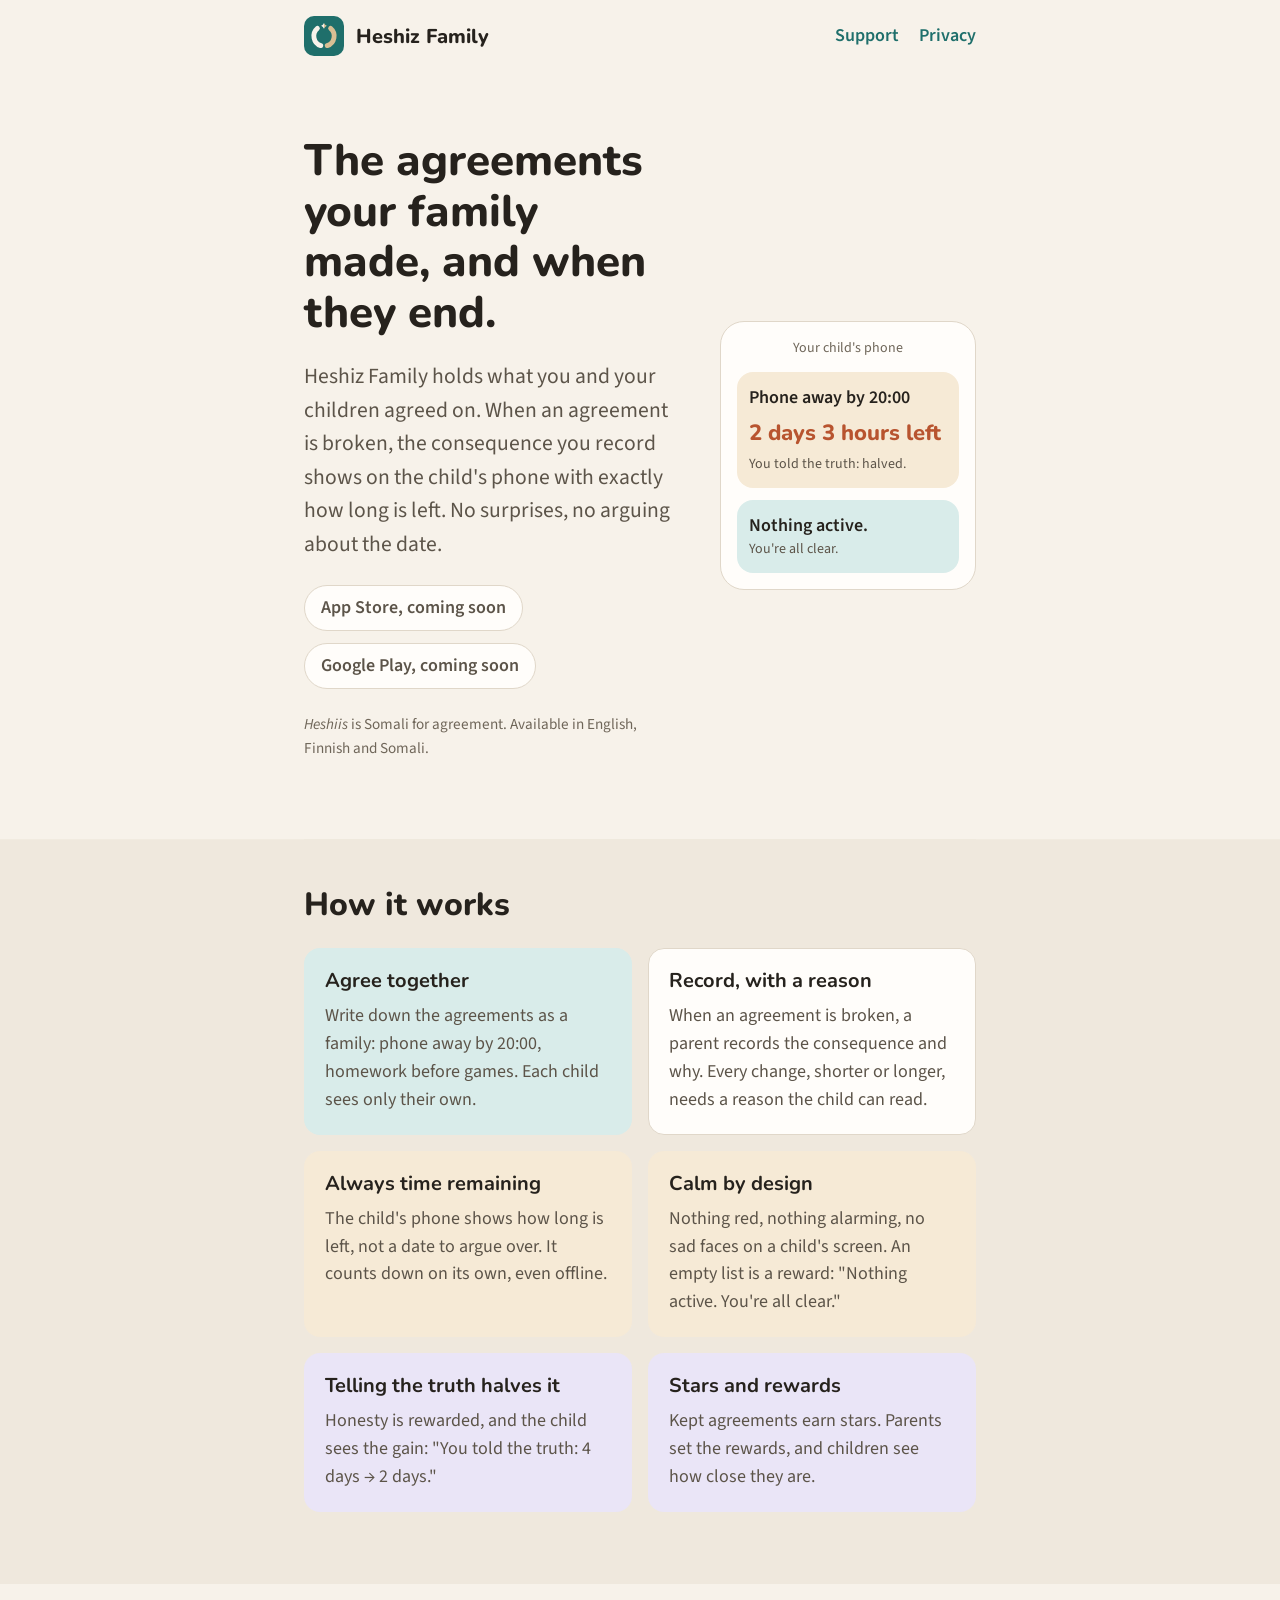
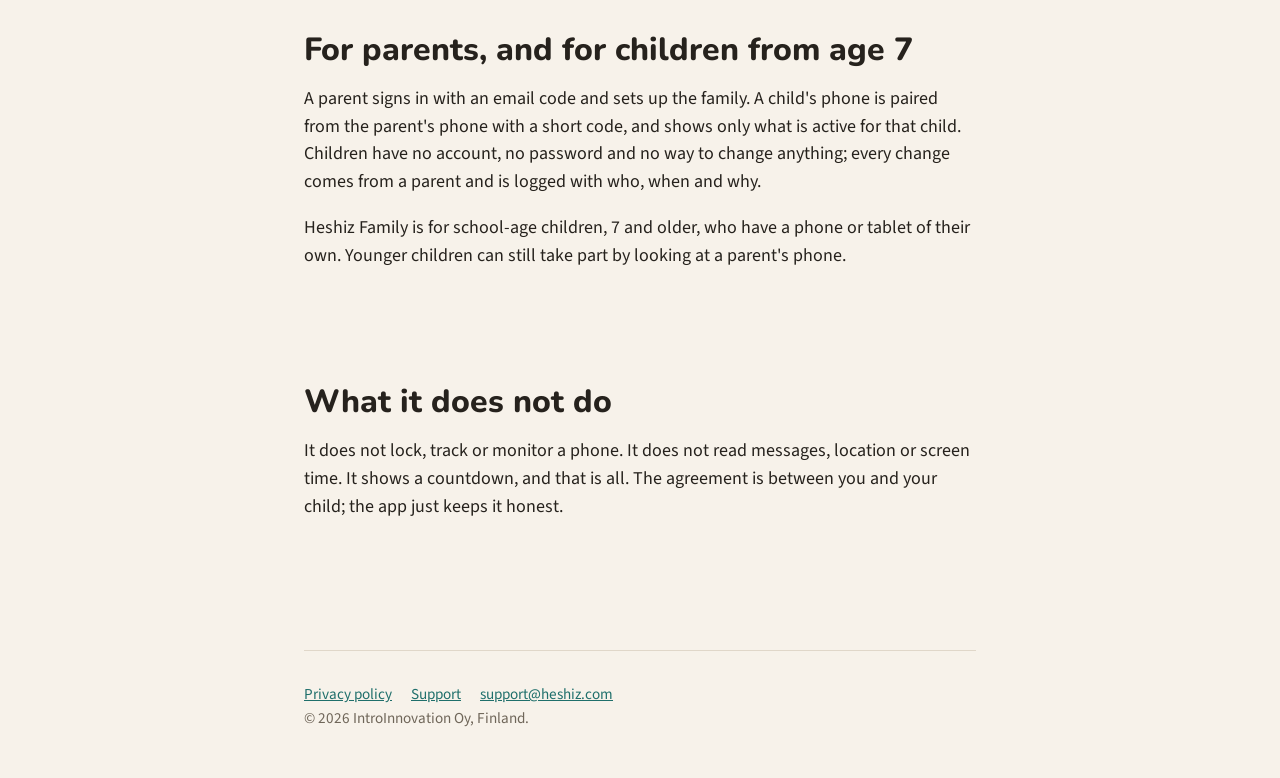
<file: index.html>
<!doctype html>
<html lang="en">
<head>
  <meta charset="utf-8">
  <meta name="viewport" content="width=device-width, initial-scale=1">
  <title>Heshiz Family</title>
  <meta name="description" content="Heshiz Family holds the agreements your family made, what is active for each child, and when it ends. Calm, fair and predictable.">
  <link rel="icon" href="icon.svg" type="image/svg+xml">
  <link rel="apple-touch-icon" href="icon.png">
  <link rel="preconnect" href="https://fonts.googleapis.com">
  <link rel="preconnect" href="https://fonts.gstatic.com" crossorigin>
  <link rel="stylesheet" href="https://fonts.googleapis.com/css2?family=Nunito:wght@700;800&family=Source+Sans+3:wght@400;600;700&display=swap">
  <link rel="stylesheet" href="style.css">
</head>
<body>
<div class="wrap">
  <header class="site">
    <a class="logo" href="/"><img src="icon.svg" alt="" width="40" height="40">Heshiz Family</a>
    <nav>
      <a href="support.html">Support</a>
      <a href="privacy.html">Privacy</a>
    </nav>
  </header>

  <main>
  <section class="hero">
    <div>
      <h1>The agreements your family made, and when they end.</h1>
      <p class="lead">Heshiz Family holds what you and your children agreed on. When an agreement is broken, the consequence you record shows on the child's phone with exactly how long is left. No surprises, no arguing about the date.</p>
      <div class="stores">
        <span class="soon">App Store, coming soon</span>
        <span class="soon">Google Play, coming soon</span>
      </div>
      <p class="meta"><em lang="so">Heshiis</em> is Somali for agreement. Available in English, Finnish and Somali.</p>
    </div>
    <div class="phone" aria-hidden="true">
      <p class="phone-name">Your child's phone</p>
      <div class="tile">
        <p class="tile-title">Phone away by 20:00</p>
        <p class="countdown">2 days 3 hours left</p>
        <p class="tile-note">You told the truth: halved.</p>
      </div>
      <div class="tile empty">
        <p class="tile-title">Nothing active.</p>
        <p class="tile-note">You're all clear.</p>
      </div>
    </div>
  </section>

  <section class="band">
    <h2>How it works</h2>
    <div class="cards">
      <div class="card brand">
        <h3>Agree together</h3>
        <p>Write down the agreements as a family: phone away by 20:00, homework before games. Each child sees only their own.</p>
      </div>
      <div class="card">
        <h3>Record, with a reason</h3>
        <p>When an agreement is broken, a parent records the consequence and why. Every change, shorter or longer, needs a reason the child can read.</p>
      </div>
      <div class="card sand">
        <h3>Always time remaining</h3>
        <p>The child's phone shows how long is left, not a date to argue over. It counts down on its own, even offline.</p>
      </div>
      <div class="card sand">
        <h3>Calm by design</h3>
        <p>Nothing red, nothing alarming, no sad faces on a child's screen. An empty list is a reward: "Nothing active. You're all clear."</p>
      </div>
      <div class="card lavender">
        <h3>Telling the truth halves it</h3>
        <p>Honesty is rewarded, and the child sees the gain: "You told the truth: 4 days &rarr; 2 days."</p>
      </div>
      <div class="card lavender">
        <h3>Stars and rewards</h3>
        <p>Kept agreements earn stars. Parents set the rewards, and children see how close they are.</p>
      </div>
    </div>
  </section>

  <section>
    <h2>For parents, and for children from age 7</h2>
    <p>A parent signs in with an email code and sets up the family. A child's phone is paired from the parent's phone with a short code, and shows only what is active for that child. Children have no account, no password and no way to change anything; every change comes from a parent and is logged with who, when and why.</p>
    <p>Heshiz Family is for school-age children, 7 and older, who have a phone or tablet of their own. Younger children can still take part by looking at a parent's phone.</p>
  </section>

  <section>
    <h2>What it does not do</h2>
    <p>It does not lock, track or monitor a phone. It does not read messages, location or screen time. It shows a countdown, and that is all. The agreement is between you and your child; the app just keeps it honest.</p>
  </section>
  </main>

  <footer class="site">
    <a href="privacy.html">Privacy policy</a>
    <a href="support.html">Support</a>
    <a href="mailto:support@heshiz.com">support@heshiz.com</a>
    <p>&copy; 2026 IntroInnovation Oy, Finland.</p>
  </footer>
</div>
</body>
</html>
</file>
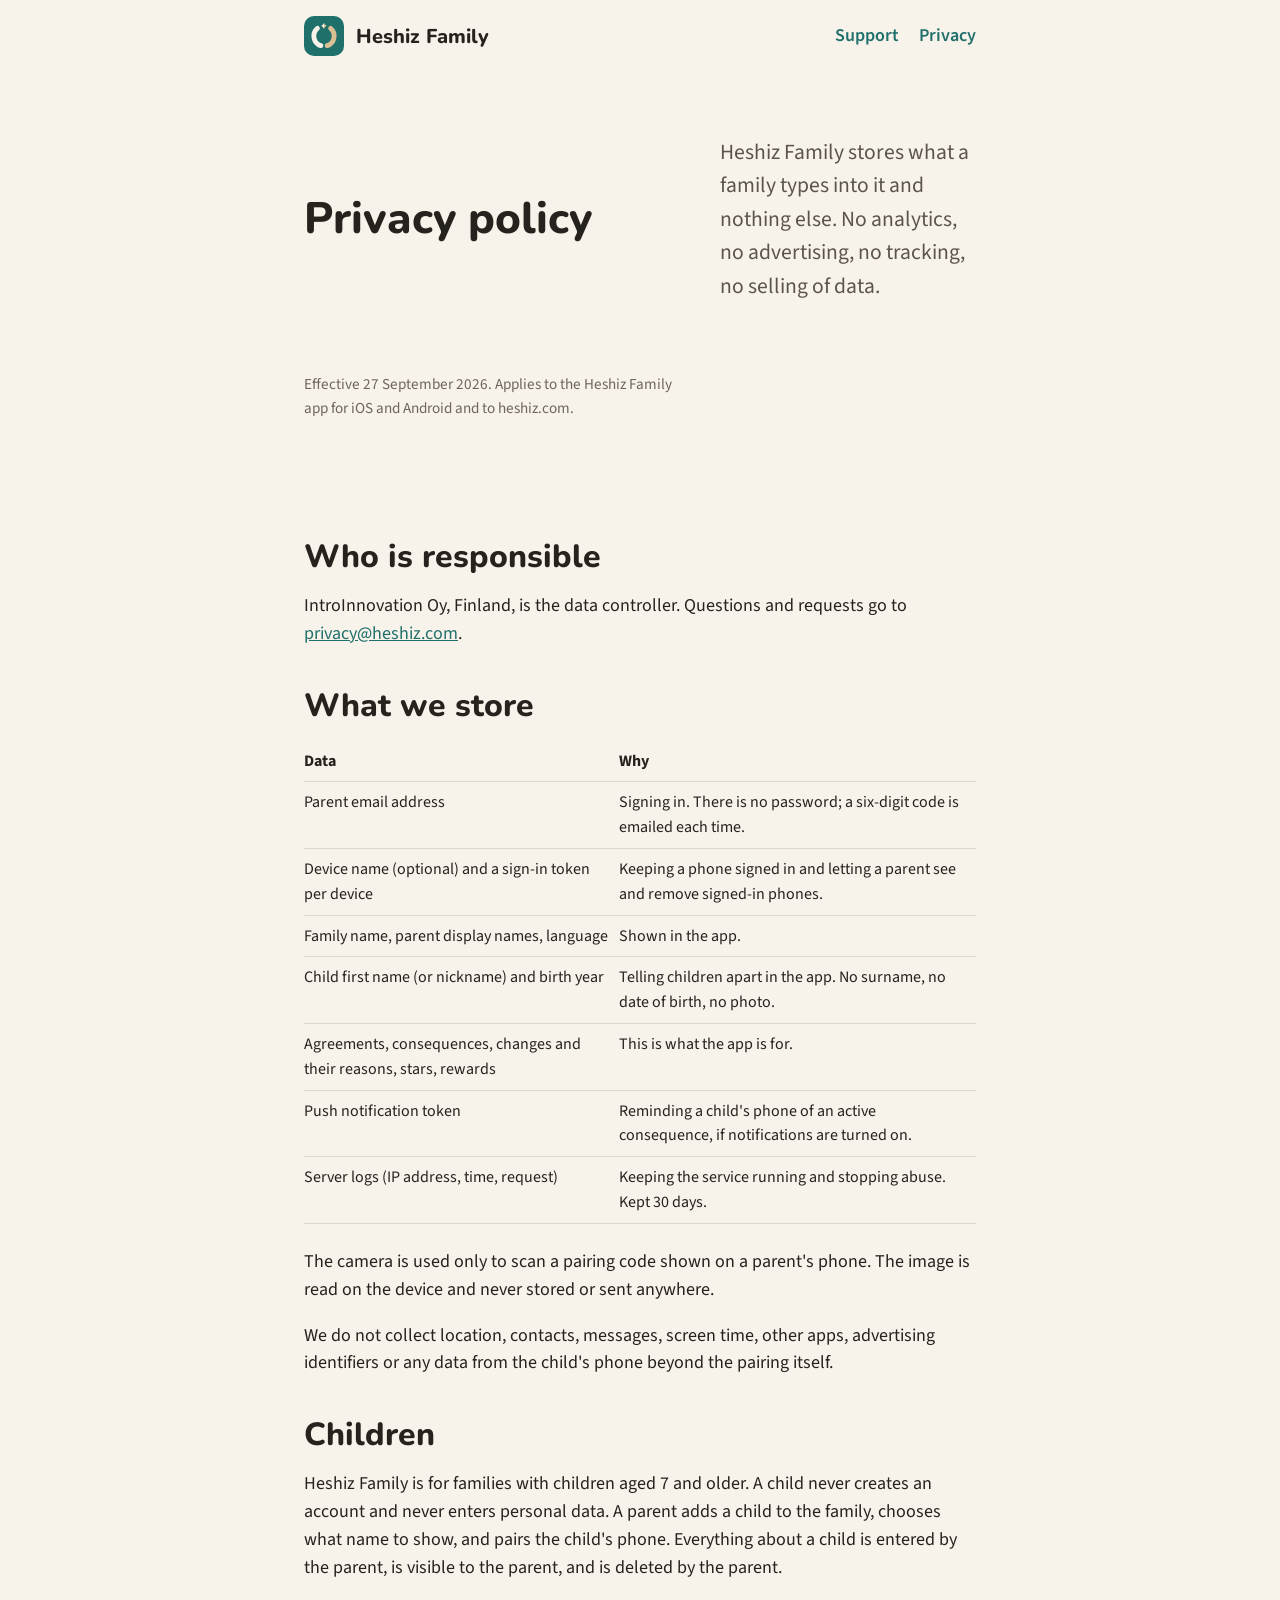
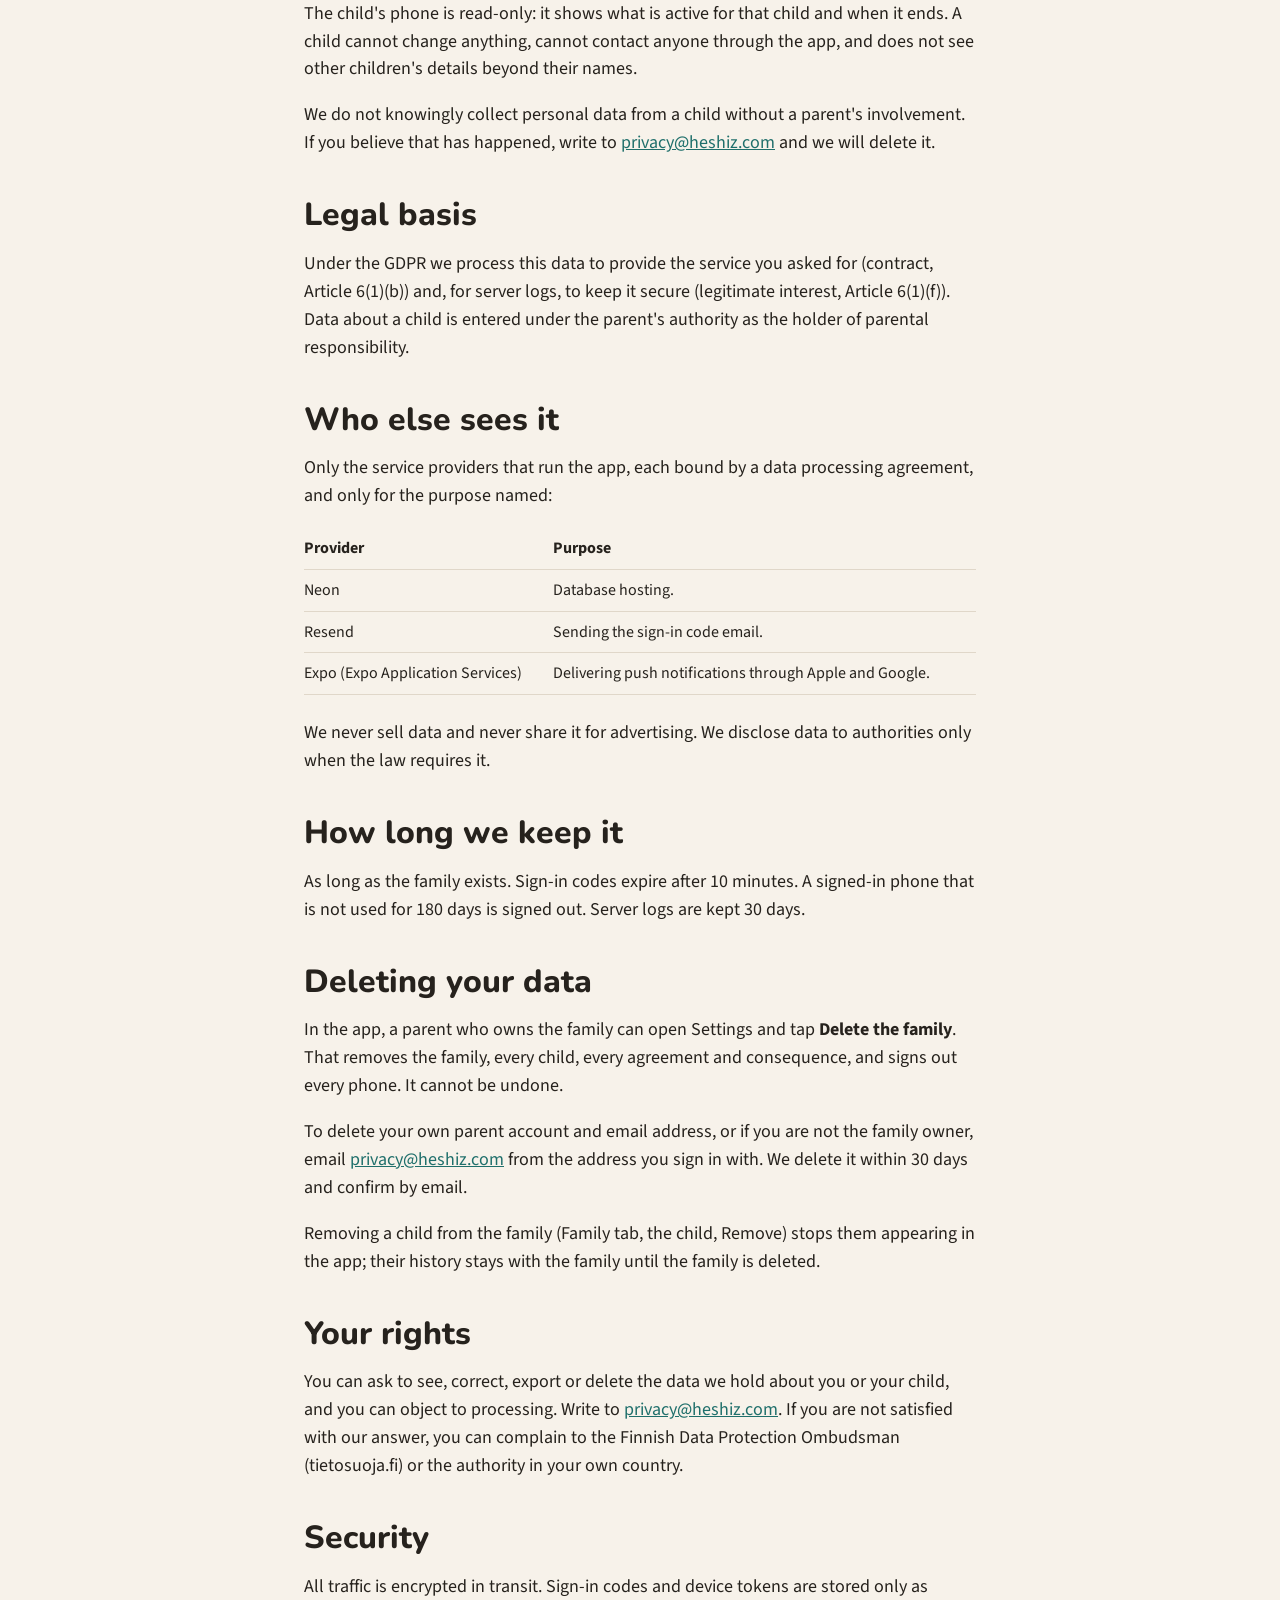
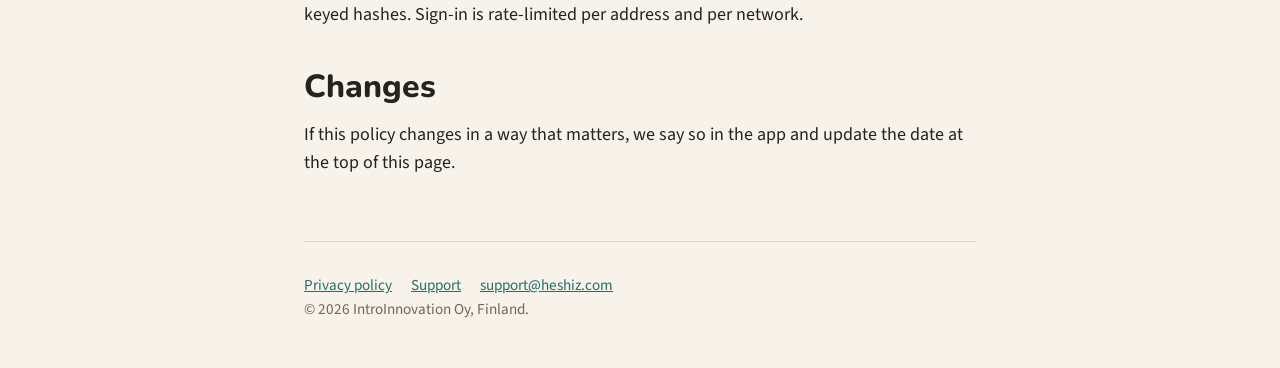
<file: privacy.html>
<!doctype html>
<html lang="en">
<head>
  <meta charset="utf-8">
  <meta name="viewport" content="width=device-width, initial-scale=1">
  <title>Privacy policy, Heshiz Family</title>
  <meta name="description" content="What Heshiz Family stores, why, for how long, and how to delete it.">
  <link rel="icon" href="icon.svg" type="image/svg+xml">
  <link rel="apple-touch-icon" href="icon.png">
  <link rel="preconnect" href="https://fonts.googleapis.com">
  <link rel="preconnect" href="https://fonts.gstatic.com" crossorigin>
  <link rel="stylesheet" href="https://fonts.googleapis.com/css2?family=Nunito:wght@700;800&family=Source+Sans+3:wght@400;600;700&display=swap">
  <link rel="stylesheet" href="style.css">
</head>
<body>
<div class="wrap">
  <header class="site">
    <a class="logo" href="/"><img src="icon.svg" alt="" width="40" height="40">Heshiz Family</a>
    <nav>
      <a href="support.html">Support</a>
      <a href="privacy.html">Privacy</a>
    </nav>
  </header>

  <main>

  <section class="hero">
    <h1>Privacy policy</h1>
    <p class="lead">Heshiz Family stores what a family types into it and nothing else. No analytics, no advertising, no tracking, no selling of data.</p>
    <p class="meta">Effective 27 September 2026. Applies to the Heshiz Family app for iOS and Android and to heshiz.com.</p>
  </section>

  <h2>Who is responsible</h2>
  <p>IntroInnovation Oy, Finland, is the data controller. Questions and requests go to <a href="mailto:privacy@heshiz.com">privacy@heshiz.com</a>.</p>

  <h2>What we store</h2>
  <table>
    <tr><th>Data</th><th>Why</th></tr>
    <tr><td>Parent email address</td><td>Signing in. There is no password; a six-digit code is emailed each time.</td></tr>
    <tr><td>Device name (optional) and a sign-in token per device</td><td>Keeping a phone signed in and letting a parent see and remove signed-in phones.</td></tr>
    <tr><td>Family name, parent display names, language</td><td>Shown in the app.</td></tr>
    <tr><td>Child first name (or nickname) and birth year</td><td>Telling children apart in the app. No surname, no date of birth, no photo.</td></tr>
    <tr><td>Agreements, consequences, changes and their reasons, stars, rewards</td><td>This is what the app is for.</td></tr>
    <tr><td>Push notification token</td><td>Reminding a child's phone of an active consequence, if notifications are turned on.</td></tr>
    <tr><td>Server logs (IP address, time, request)</td><td>Keeping the service running and stopping abuse. Kept 30 days.</td></tr>
  </table>
  <p>The camera is used only to scan a pairing code shown on a parent's phone. The image is read on the device and never stored or sent anywhere.</p>
  <p>We do not collect location, contacts, messages, screen time, other apps, advertising identifiers or any data from the child's phone beyond the pairing itself.</p>

  <h2>Children</h2>
  <p>Heshiz Family is for families with children aged 7 and older. A child never creates an account and never enters personal data. A parent adds a child to the family, chooses what name to show, and pairs the child's phone. Everything about a child is entered by the parent, is visible to the parent, and is deleted by the parent.</p>
  <p>The child's phone is read-only: it shows what is active for that child and when it ends. A child cannot change anything, cannot contact anyone through the app, and does not see other children's details beyond their names.</p>
  <p>We do not knowingly collect personal data from a child without a parent's involvement. If you believe that has happened, write to <a href="mailto:privacy@heshiz.com">privacy@heshiz.com</a> and we will delete it.</p>

  <h2>Legal basis</h2>
  <p>Under the GDPR we process this data to provide the service you asked for (contract, Article 6(1)(b)) and, for server logs, to keep it secure (legitimate interest, Article 6(1)(f)). Data about a child is entered under the parent's authority as the holder of parental responsibility.</p>

  <h2>Who else sees it</h2>
  <p>Only the service providers that run the app, each bound by a data processing agreement, and only for the purpose named:</p>
  <table>
    <tr><th>Provider</th><th>Purpose</th></tr>
    <tr><td>Neon</td><td>Database hosting.</td></tr>
    <tr><td>Resend</td><td>Sending the sign-in code email.</td></tr>
    <tr><td>Expo (Expo Application Services)</td><td>Delivering push notifications through Apple and Google.</td></tr>
  </table>
  <p>We never sell data and never share it for advertising. We disclose data to authorities only when the law requires it.</p>

  <h2>How long we keep it</h2>
  <p>As long as the family exists. Sign-in codes expire after 10 minutes. A signed-in phone that is not used for 180 days is signed out. Server logs are kept 30 days.</p>

  <h2>Deleting your data</h2>
  <p>In the app, a parent who owns the family can open Settings and tap <strong>Delete the family</strong>. That removes the family, every child, every agreement and consequence, and signs out every phone. It cannot be undone.</p>
  <p>To delete your own parent account and email address, or if you are not the family owner, email <a href="mailto:privacy@heshiz.com">privacy@heshiz.com</a> from the address you sign in with. We delete it within 30 days and confirm by email.</p>
  <p>Removing a child from the family (Family tab, the child, Remove) stops them appearing in the app; their history stays with the family until the family is deleted.</p>

  <h2>Your rights</h2>
  <p>You can ask to see, correct, export or delete the data we hold about you or your child, and you can object to processing. Write to <a href="mailto:privacy@heshiz.com">privacy@heshiz.com</a>. If you are not satisfied with our answer, you can complain to the Finnish Data Protection Ombudsman (tietosuoja.fi) or the authority in your own country.</p>

  <h2>Security</h2>
  <p>All traffic is encrypted in transit. Sign-in codes and device tokens are stored only as keyed hashes. Sign-in is rate-limited per address and per network.</p>

  <h2>Changes</h2>
  <p>If this policy changes in a way that matters, we say so in the app and update the date at the top of this page.</p>

  </main>

  <footer class="site">
    <a href="privacy.html">Privacy policy</a>
    <a href="support.html">Support</a>
    <a href="mailto:support@heshiz.com">support@heshiz.com</a>
    <p>&copy; 2026 IntroInnovation Oy, Finland.</p>
  </footer>
</div>
</body>
</html>
</file>
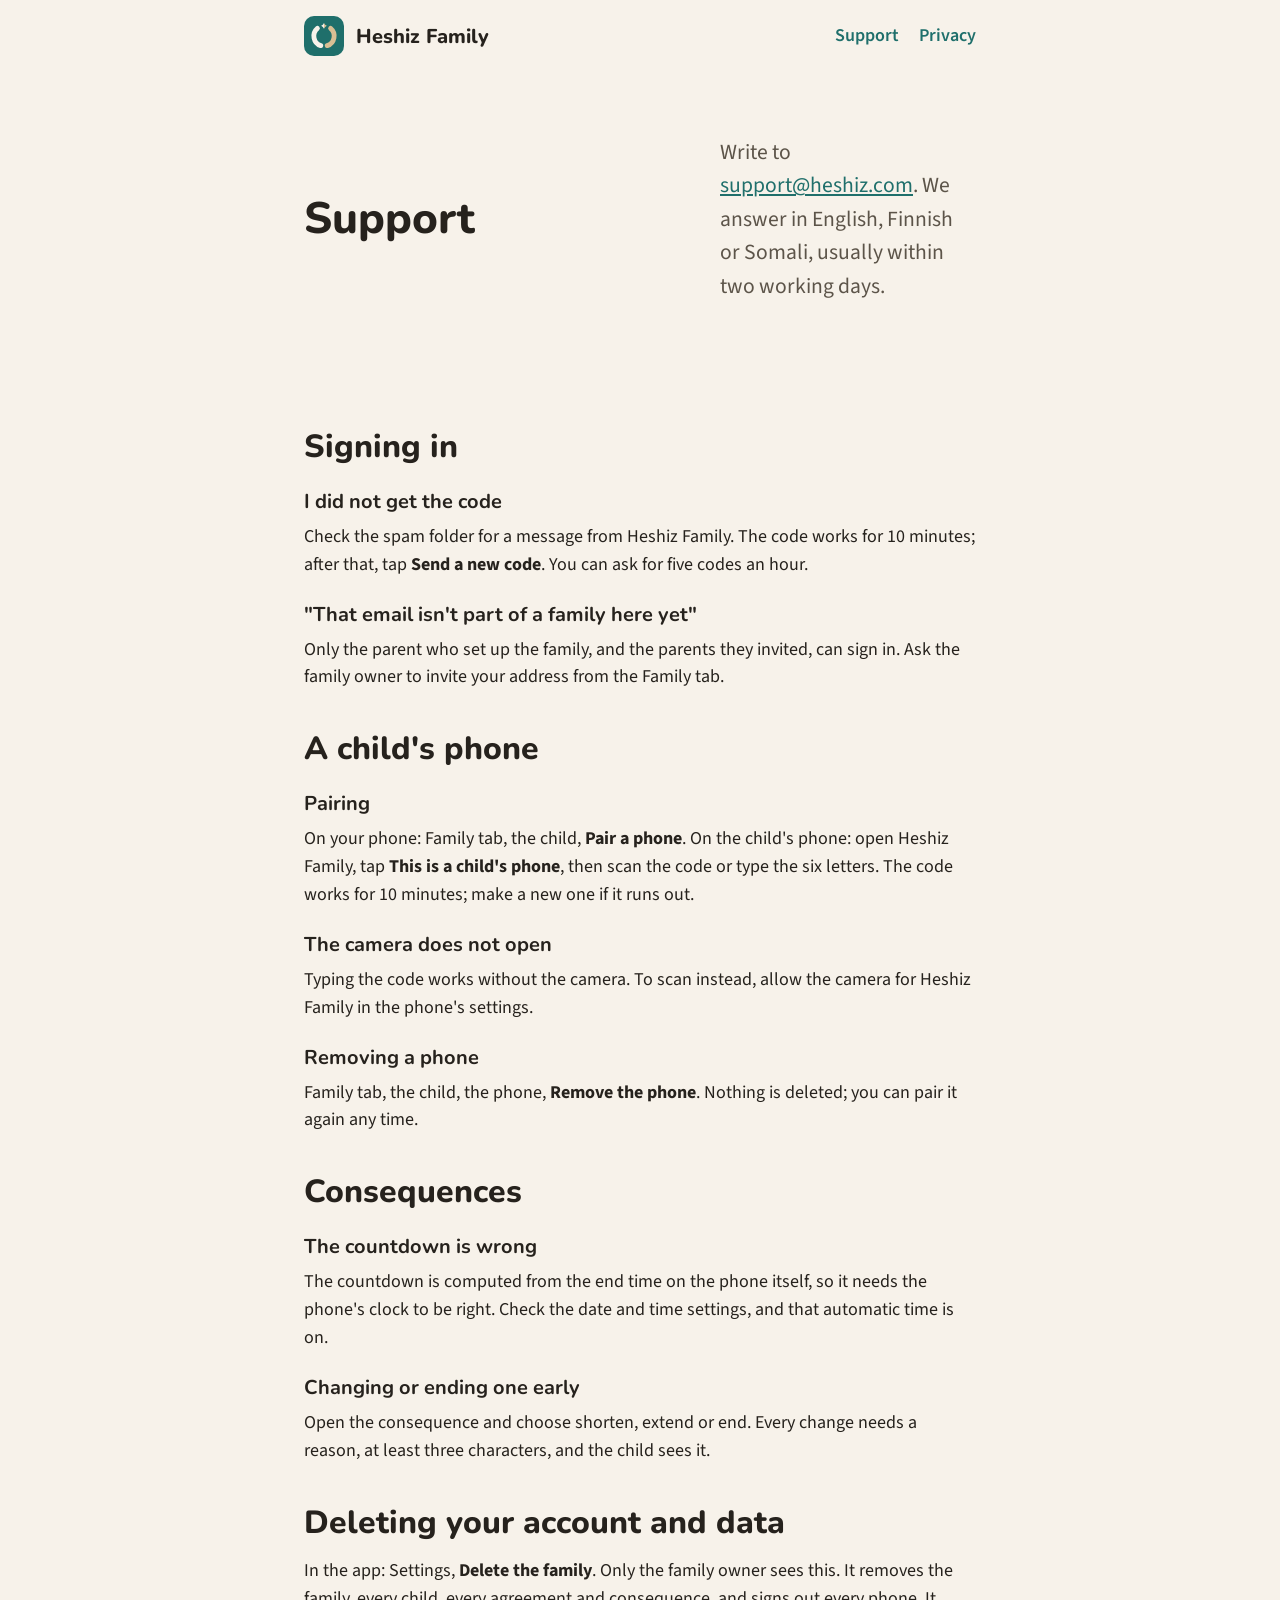
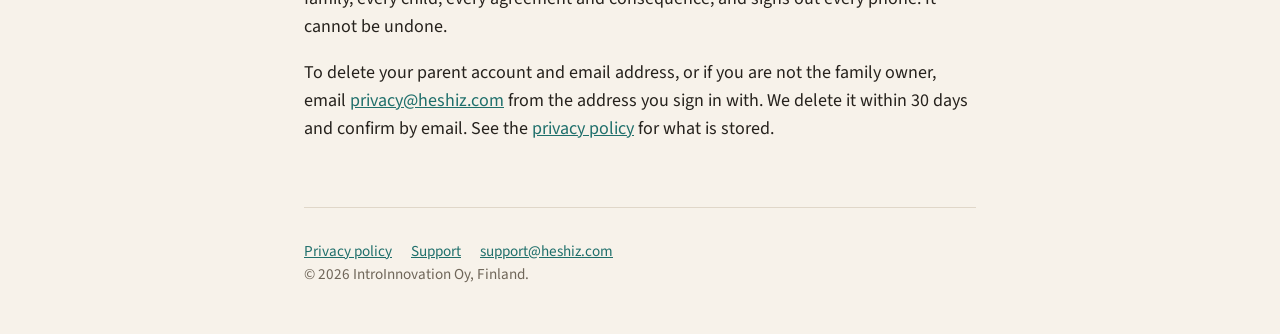
<file: support.html>
<!doctype html>
<html lang="en">
<head>
  <meta charset="utf-8">
  <meta name="viewport" content="width=device-width, initial-scale=1">
  <title>Support, Heshiz Family</title>
  <meta name="description" content="Help with signing in, pairing a child's phone, and deleting your Heshiz Family account.">
  <link rel="icon" href="icon.svg" type="image/svg+xml">
  <link rel="apple-touch-icon" href="icon.png">
  <link rel="preconnect" href="https://fonts.googleapis.com">
  <link rel="preconnect" href="https://fonts.gstatic.com" crossorigin>
  <link rel="stylesheet" href="https://fonts.googleapis.com/css2?family=Nunito:wght@700;800&family=Source+Sans+3:wght@400;600;700&display=swap">
  <link rel="stylesheet" href="style.css">
</head>
<body>
<div class="wrap">
  <header class="site">
    <a class="logo" href="/"><img src="icon.svg" alt="" width="40" height="40">Heshiz Family</a>
    <nav>
      <a href="support.html">Support</a>
      <a href="privacy.html">Privacy</a>
    </nav>
  </header>

  <main>

  <section class="hero">
    <h1>Support</h1>
    <p class="lead">Write to <a href="mailto:support@heshiz.com">support@heshiz.com</a>. We answer in English, Finnish or Somali, usually within two working days.</p>
  </section>

  <h2>Signing in</h2>
  <h3>I did not get the code</h3>
  <p>Check the spam folder for a message from Heshiz Family. The code works for 10 minutes; after that, tap <strong>Send a new code</strong>. You can ask for five codes an hour.</p>
  <h3>"That email isn't part of a family here yet"</h3>
  <p>Only the parent who set up the family, and the parents they invited, can sign in. Ask the family owner to invite your address from the Family tab.</p>

  <h2>A child's phone</h2>
  <h3>Pairing</h3>
  <p>On your phone: Family tab, the child, <strong>Pair a phone</strong>. On the child's phone: open Heshiz Family, tap <strong>This is a child's phone</strong>, then scan the code or type the six letters. The code works for 10 minutes; make a new one if it runs out.</p>
  <h3>The camera does not open</h3>
  <p>Typing the code works without the camera. To scan instead, allow the camera for Heshiz Family in the phone's settings.</p>
  <h3>Removing a phone</h3>
  <p>Family tab, the child, the phone, <strong>Remove the phone</strong>. Nothing is deleted; you can pair it again any time.</p>

  <h2>Consequences</h2>
  <h3>The countdown is wrong</h3>
  <p>The countdown is computed from the end time on the phone itself, so it needs the phone's clock to be right. Check the date and time settings, and that automatic time is on.</p>
  <h3>Changing or ending one early</h3>
  <p>Open the consequence and choose shorten, extend or end. Every change needs a reason, at least three characters, and the child sees it.</p>

  <h2>Deleting your account and data</h2>
  <p>In the app: Settings, <strong>Delete the family</strong>. Only the family owner sees this. It removes the family, every child, every agreement and consequence, and signs out every phone. It cannot be undone.</p>
  <p>To delete your parent account and email address, or if you are not the family owner, email <a href="mailto:privacy@heshiz.com">privacy@heshiz.com</a> from the address you sign in with. We delete it within 30 days and confirm by email. See the <a href="privacy.html">privacy policy</a> for what is stored.</p>

  </main>

  <footer class="site">
    <a href="privacy.html">Privacy policy</a>
    <a href="support.html">Support</a>
    <a href="mailto:support@heshiz.com">support@heshiz.com</a>
    <p>&copy; 2026 IntroInnovation Oy, Finland.</p>
  </footer>
</div>
</body>
</html>
</file>
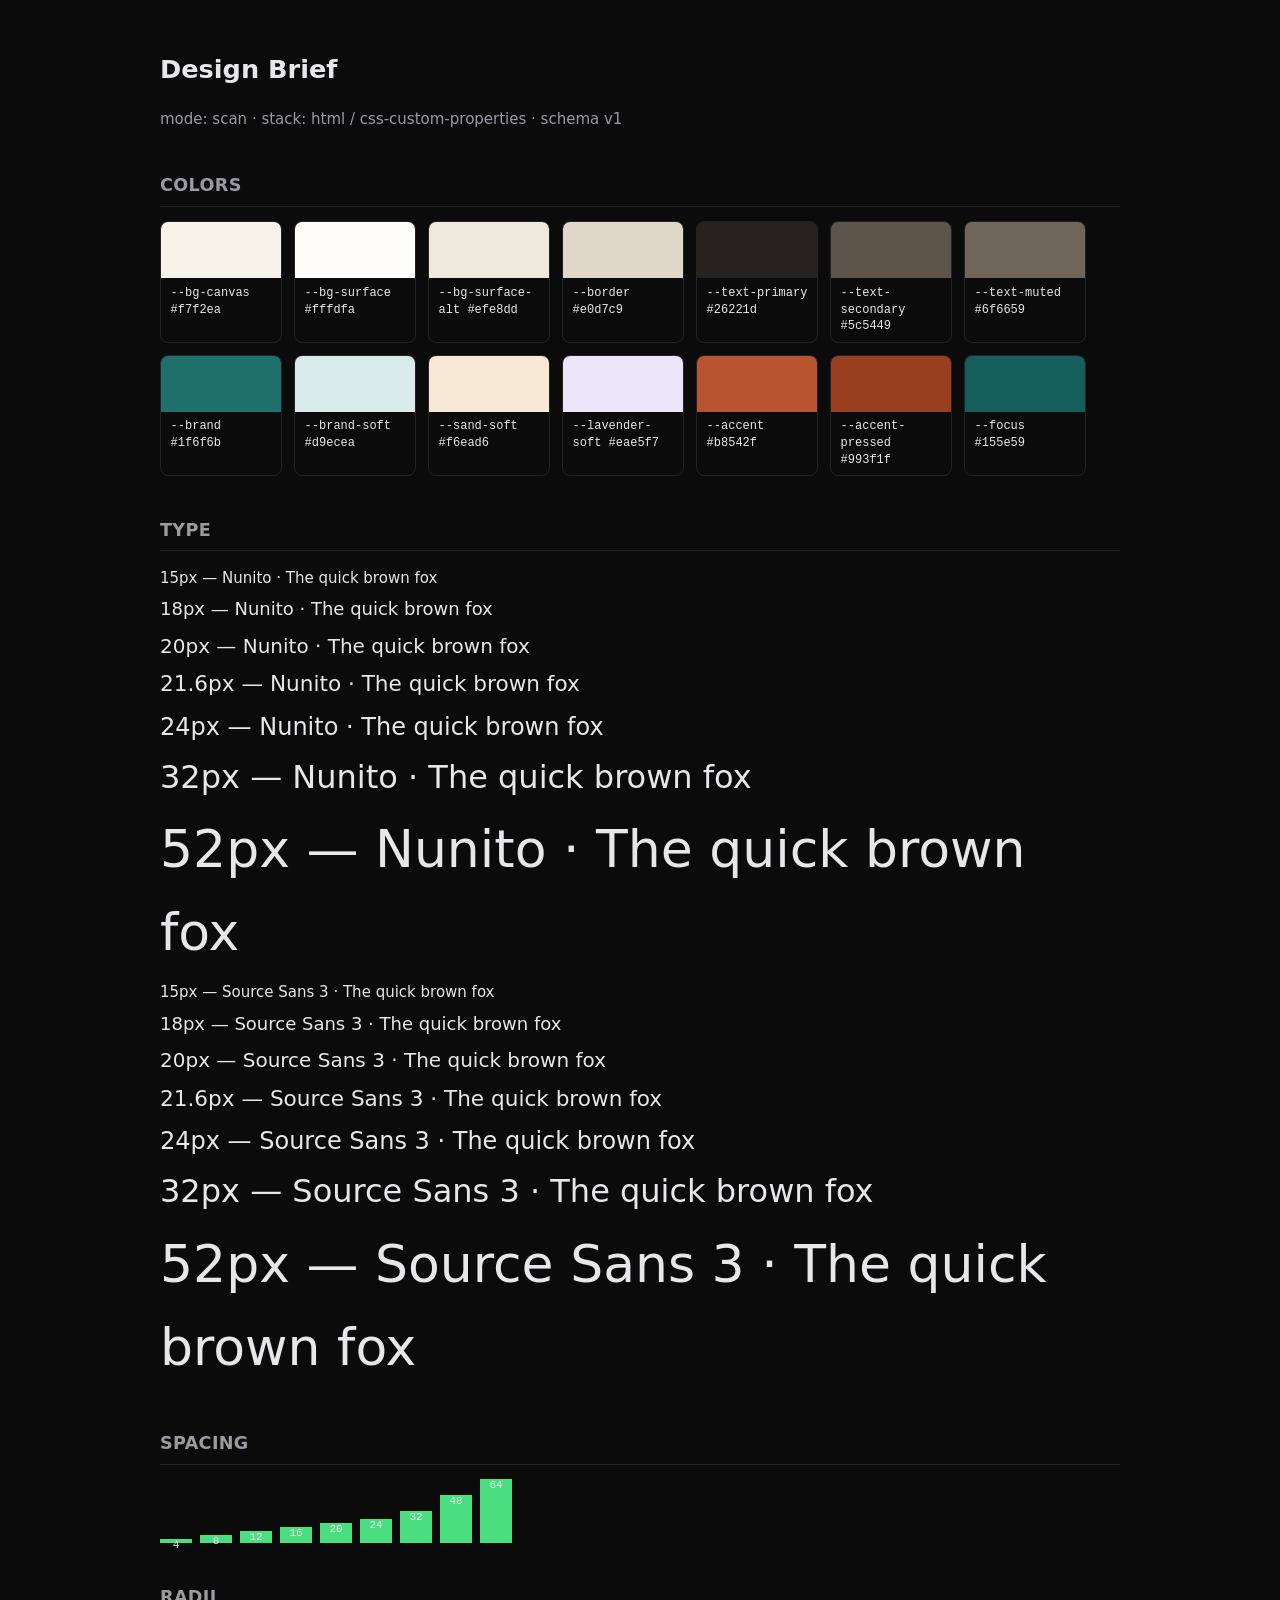
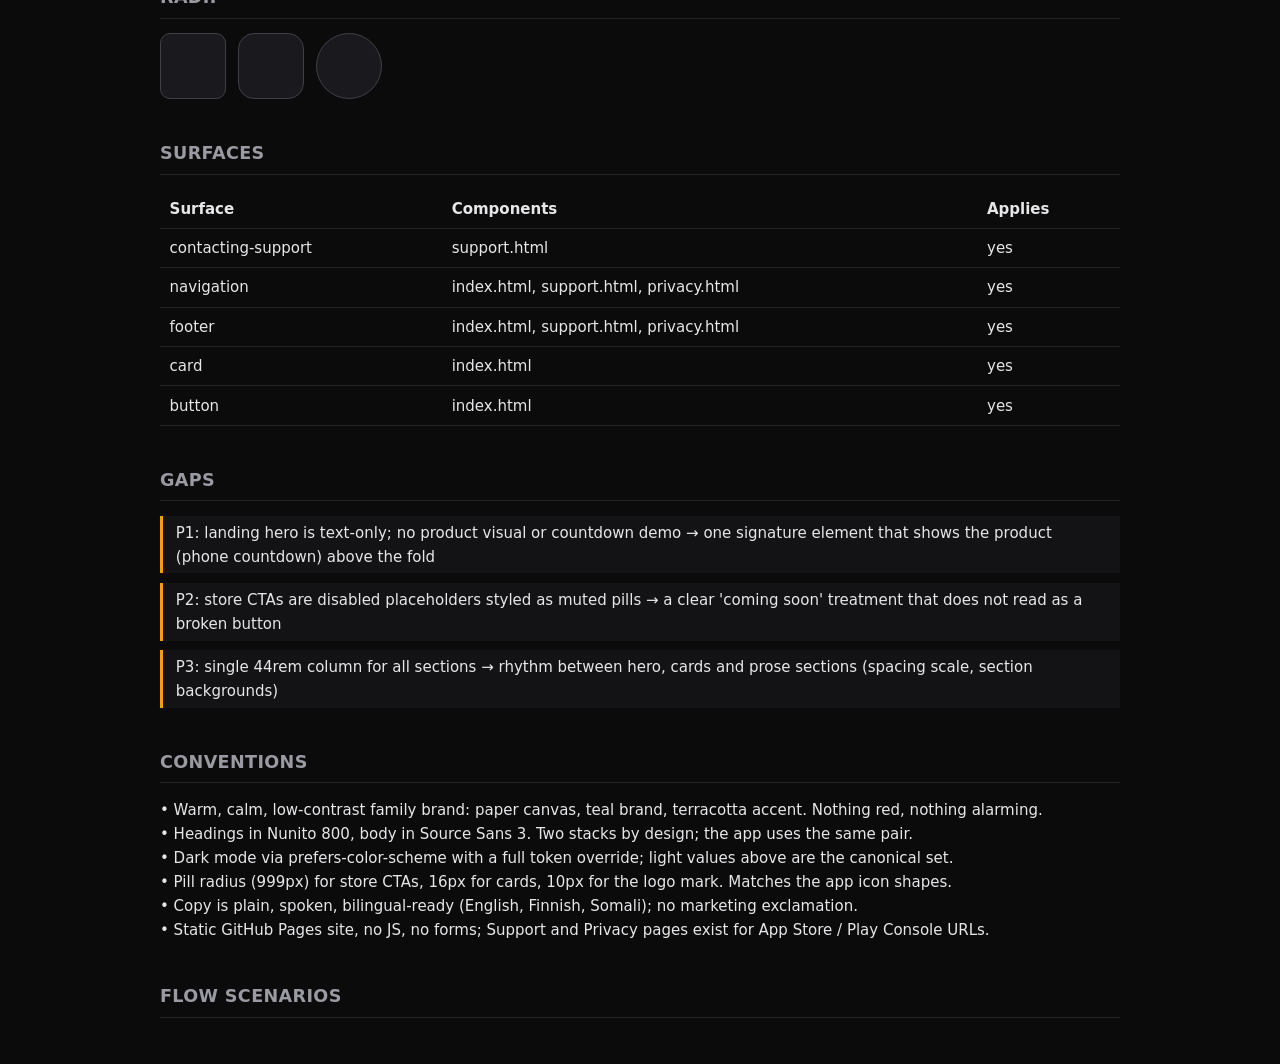
<file: docs/design/BRIEF.html>
<!doctype html>
<html lang="en">
<head>
<meta charset="utf-8">
<meta name="viewport" content="width=device-width, initial-scale=1">
<title>Design Brief — html / css-custom-properties</title>
<style>
  :root { color-scheme: dark; }
  body { margin: 0; padding: 2rem; background: #0b0b0c; color: #e7e7ea;
         font: 15px/1.6 Inter, system-ui, sans-serif; max-width: 60rem; margin-inline: auto; }
  h1 { font-size: 1.6rem; } h2 { font-size: 1.1rem; margin-top: 2.5rem; letter-spacing: .02em;
       text-transform: uppercase; color: #9a9aa2; border-bottom: 1px solid #232327; padding-bottom: .4rem; }
  .swatches { display: flex; flex-wrap: wrap; gap: .75rem; }
  .swatch { width: 7.5rem; border: 1px solid #232327; border-radius: 8px; overflow: hidden; }
  .swatch .chip { height: 3.5rem; } .swatch .meta { padding: .4rem .6rem; font: 12px/1.4 ui-monospace, monospace; }
  .rogue .chip { outline: 2px solid #f87171; outline-offset: -2px; }
  .ramp div { margin: .35rem 0; } .bars { display: flex; align-items: flex-end; gap: .5rem; }
  .bars div { background: #4ade80; width: 2rem; } .bars span { font: 11px ui-monospace, monospace; display: block; text-align: center; }
  .chips { display: flex; gap: .75rem; } .chips div { width: 4rem; height: 4rem; background: #1a1a1e; border: 1px solid #3f3f46; }
  table { border-collapse: collapse; width: 100%; } td, th { border-bottom: 1px solid #232327; padding: .45rem .6rem; text-align: left; }
  .gap { border-left: 3px solid #f59e0b; padding: .3rem .8rem; margin: .6rem 0; background: #131316; }
  .muted { color: #9a9aa2; }
</style>
</head>
<body>
<script type="application/json" id="design-state">{
  "version": 1,
  "mode": "scan",
  "stack": {
    "framework": "html",
    "styling": "css-custom-properties"
  },
  "tokens": {
    "colors": {
      "--bg-canvas": "#f7f2ea",
      "--bg-surface": "#fffdfa",
      "--bg-surface-alt": "#efe8dd",
      "--border": "#e0d7c9",
      "--text-primary": "#26221d",
      "--text-secondary": "#5c5449",
      "--text-muted": "#6f6659",
      "--brand": "#1f6f6b",
      "--brand-soft": "#d9ecea",
      "--sand-soft": "#f6ead6",
      "--lavender-soft": "#eae5f7",
      "--accent": "#b8542f",
      "--accent-pressed": "#993f1f",
      "--focus": "#155e59"
    },
    "type": {
      "families": [
        "Nunito, Segoe UI, system-ui, sans-serif",
        "Source Sans 3, Segoe UI, system-ui, sans-serif"
      ],
      "sizesPx": [
        15,
        18,
        20,
        21.6,
        24,
        32,
        52
      ]
    },
    "spacingPx": [
      4,
      8,
      12,
      16,
      20,
      24,
      32,
      48,
      64
    ],
    "radiiPx": [
      10,
      16,
      999
    ]
  },
  "surfaces": [
    {
      "name": "contacting-support",
      "components": [
        "support.html"
      ],
      "applies": true
    },
    {
      "name": "navigation",
      "components": [
        "index.html",
        "support.html",
        "privacy.html"
      ],
      "applies": true
    },
    {
      "name": "footer",
      "components": [
        "index.html",
        "support.html",
        "privacy.html"
      ],
      "applies": true
    },
    {
      "name": "card",
      "components": [
        "index.html"
      ],
      "applies": true
    },
    {
      "name": "button",
      "components": [
        "index.html"
      ],
      "applies": true
    }
  ],
  "conventions": [
    "Warm, calm, low-contrast family brand: paper canvas, teal brand, terracotta accent. Nothing red, nothing alarming.",
    "Headings in Nunito 800, body in Source Sans 3. Two stacks by design; the app uses the same pair.",
    "Dark mode via prefers-color-scheme with a full token override; light values above are the canonical set.",
    "Pill radius (999px) for store CTAs, 16px for cards, 10px for the logo mark. Matches the app icon shapes.",
    "Copy is plain, spoken, bilingual-ready (English, Finnish, Somali); no marketing exclamation.",
    "Static GitHub Pages site, no JS, no forms; Support and Privacy pages exist for App Store / Play Console URLs."
  ],
  "scenarios": [],
  "gaps": [
    {
      "priority": 1,
      "current": "landing hero is text-only; no product visual or countdown demo",
      "target": "one signature element that shows the product (phone countdown) above the fold"
    },
    {
      "priority": 2,
      "current": "store CTAs are disabled placeholders styled as muted pills",
      "target": "a clear 'coming soon' treatment that does not read as a broken button"
    },
    {
      "priority": 3,
      "current": "single 44rem column for all sections",
      "target": "rhythm between hero, cards and prose sections (spacing scale, section backgrounds)"
    }
  ],
  "inspiration": []
}</script>
<div id="brief-root"></div>
<script>
(() => {
  const s = JSON.parse(document.getElementById("design-state").textContent);
  const el = (t, attrs = {}, ...kids) => { const n = document.createElement(t);
    for (const [k, v] of Object.entries(attrs)) k === "text" ? n.textContent = v : k === "style" ? n.setAttribute("style", v) : n.setAttribute(k, v);
    n.append(...kids); return n; };
  const root = document.getElementById("brief-root");
  root.append(el("h1", { text: "Design Brief" }),
    el("p", { class: "muted", text: `mode: ${s.mode} · stack: ${s.stack.framework} / ${s.stack.styling} · schema v${s.version}` }));

  root.append(el("h2", { text: "Colors" }));
  const sw = el("div", { class: "swatches" });
  for (const [name, val] of Object.entries(s.tokens.colors)) {
    if (name === "rogue") continue;
    sw.append(el("div", { class: "swatch" }, el("div", { class: "chip", style: `background:${val}` }),
      el("div", { class: "meta", text: `${name} ${val}` })));
  }
  for (const val of s.tokens.colors.rogue || [])
    sw.append(el("div", { class: "swatch rogue" }, el("div", { class: "chip", style: `background:${val}` }),
      el("div", { class: "meta", text: `ROGUE ${val}` })));
  root.append(sw);

  root.append(el("h2", { text: "Type" }));
  const ramp = el("div", { class: "ramp" });
  for (const fam of s.tokens.type.families)
    for (const px of s.tokens.type.sizesPx)
      ramp.append(el("div", { style: `font-family:${fam};font-size:${px}px`, text: `${px}px — ${fam.split(",")[0]} · The quick brown fox` }));
  root.append(ramp);

  root.append(el("h2", { text: "Spacing" }));
  const bars = el("div", { class: "bars" });
  for (const px of s.tokens.spacingPx) bars.append(el("div", { style: `height:${px}px` }, el("span", { text: px })));
  root.append(bars);

  root.append(el("h2", { text: "Radii" }));
  const chips = el("div", { class: "chips" });
  for (const px of s.tokens.radiiPx) chips.append(el("div", { style: `border-radius:${px}px`, title: `${px}px` }));
  root.append(chips);

  root.append(el("h2", { text: "Surfaces" }));
  const tbl = el("table", {}, el("tr", {}, el("th", { text: "Surface" }), el("th", { text: "Components" }), el("th", { text: "Applies" })));
  for (const su of s.surfaces) tbl.append(el("tr", {},
    el("td", { text: su.name }), el("td", { text: (su.components || []).join(", ") }), el("td", { text: su.applies ? "yes" : "no" })));
  root.append(tbl);

  root.append(el("h2", { text: "Gaps" }));
  for (const g of s.gaps) root.append(el("div", { class: "gap", text: `P${g.priority}: ${g.current} → ${g.target}` }));

  root.append(el("h2", { text: "Conventions" }));
  for (const c of s.conventions) root.append(el("div", { text: "• " + c }));

  root.append(el("h2", { text: "Flow Scenarios" }));
  for (const sc of s.scenarios) root.append(el("div", {},
    el("strong", { text: sc.id + ": " }), el("span", { text: sc.task + " — asserts: " + sc.assertions.join("; ") })));

  if ((s.inspiration || []).length) {
    root.append(el("h2", { text: "Inspiration" }));
    for (const i of s.inspiration) root.append(el("div", { text: "• " + i }));
  }
})();
</script>
</body>
</html>
</file>
<file: style.css>
:root {
  --bg-canvas: #f7f2ea;
  --bg-surface: #fffdfa;
  --bg-surface-alt: #efe8dd;
  --border: #e0d7c9;
  --text-primary: #26221d;
  --text-secondary: #5c5449;
  --text-muted: #6f6659;
  --brand: #1f6f6b;
  --brand-soft: #d9ecea;
  --sand-soft: #f6ead6;
  --lavender-soft: #eae5f7;
  --accent: #b8542f;
  --accent-pressed: #993f1f;
  --focus: #155e59;
  --on-accent: #fffdfa;
}

@media (prefers-color-scheme: dark) {
  :root {
    --bg-canvas: #16130f;
    --bg-surface: #211d18;
    --bg-surface-alt: #2b261f;
    --border: #3a342b;
    --text-primary: #f4eee4;
    --text-secondary: #c3b9a9;
    --text-muted: #a99e8e;
    --brand: #67c9bd;
    --brand-soft: #1d3a37;
    --sand-soft: #33291d;
    --lavender-soft: #2a2440;
    --accent: #f08a5d;
    --accent-pressed: #d8734a;
    --focus: #7fd9cd;
    --on-accent: #16130f;
  }
}

* { box-sizing: border-box; }

html { color-scheme: light dark; }

body {
  margin: 0;
  background: var(--bg-canvas);
  color: var(--text-primary);
  font-family: "Source Sans 3", "Segoe UI", system-ui, sans-serif;
  font-size: 1.125rem;
  line-height: 1.55;
}

h1, h2, h3 {
  font-family: "Nunito", "Segoe UI", system-ui, sans-serif;
  font-weight: 800;
  line-height: 1.15;
  margin: 0 0 0.5em;
}

h1 { font-size: clamp(2rem, 6vw, 3.25rem); }
h2 { font-size: clamp(1.5rem, 4vw, 2rem); margin-top: 2.5rem; }
section > h2:first-child { margin-top: 0; }
h3 { font-size: 1.25rem; font-weight: 700; margin-top: 1.5rem; }

p { margin: 0 0 1em; }

a { color: var(--brand); }

a:focus-visible, button:focus-visible {
  outline: 3px solid var(--focus);
  outline-offset: 2px;
}

.wrap {
  max-width: 44rem;
  margin: 0 auto;
  padding: 0 1rem;
}

header.site {
  display: flex;
  align-items: center;
  justify-content: space-between;
  gap: 1rem;
  padding: 1rem 0;
}

header.site .logo {
  display: flex;
  align-items: center;
  gap: 0.75rem;
  color: var(--text-primary);
  text-decoration: none;
  font-family: "Nunito", "Segoe UI", system-ui, sans-serif;
  font-weight: 800;
  font-size: 1.25rem;
}

header.site .logo img {
  width: 40px;
  height: 40px;
  border-radius: 10px;
}

header.site nav a {
  margin-left: 1rem;
  text-decoration: none;
  font-weight: 600;
}

main > section { padding: 3rem 0; }

.hero {
  padding: 4rem 0;
  display: grid;
  gap: 2rem;
  align-items: center;
}

@media (min-width: 48rem) {
  .hero { grid-template-columns: 1fr 16rem; gap: 3rem; }
  .hero h1 { font-size: clamp(2rem, 4vw, 2.75rem); }
}

.phone {
  background: var(--bg-surface);
  border: 1px solid var(--border);
  border-radius: 24px;
  padding: 1rem;
  display: grid;
  gap: 0.75rem;
  max-width: 20rem;
}

.phone p { margin: 0; }
.phone-name { text-align: center; color: var(--text-muted); font-size: 0.875rem; }

.tile {
  background: var(--sand-soft);
  border-radius: 16px;
  padding: 0.75rem;
}

.tile.empty { background: var(--brand-soft); }
.tile-title { font-weight: 600; }
.tile-note { color: var(--text-secondary); font-size: 0.875rem; }
.tile .countdown { margin: 0.25rem 0; font-size: 1.375rem; color: var(--accent); }

.band {
  background: var(--bg-surface-alt);
  box-shadow: 0 0 0 100vmax var(--bg-surface-alt);
  clip-path: inset(0 -100vmax);
}

.hero .lead {
  font-size: 1.35rem;
  color: var(--text-secondary);
  max-width: 34rem;
}

.stores {
  display: flex;
  flex-wrap: wrap;
  gap: 0.75rem;
  margin: 1.5rem 0;
}

.stores a {
  display: inline-block;
  min-height: 48px;
  padding: 0.75rem 1.25rem;
  border-radius: 999px;
  background: var(--accent);
  color: var(--on-accent);
  text-decoration: none;
  font-weight: 700;
}

.stores a:hover { background: var(--accent-pressed); }

.stores .soon {
  padding: 0.5rem 1rem;
  border: 1px solid var(--border);
  border-radius: 999px;
  background: var(--bg-surface);
  color: var(--text-secondary);
  font-weight: 600;
}

.cards {
  display: grid;
  gap: 1rem;
  grid-template-columns: repeat(auto-fit, minmax(14rem, 1fr));
  margin: 1.5rem 0;
}

.card {
  background: var(--bg-surface);
  border: 1px solid var(--border);
  border-radius: 16px;
  padding: 1.25rem;
}

.card h3 { margin-top: 0; }

.card p { margin: 0; color: var(--text-secondary); }

.card.sand { background: var(--sand-soft); border-color: transparent; }
.card.brand { background: var(--brand-soft); border-color: transparent; }
.card.lavender { background: var(--lavender-soft); border-color: transparent; }

.countdown {
  font-family: "Nunito", "Segoe UI", system-ui, sans-serif;
  font-weight: 800;
  font-size: 1.5rem;
  color: var(--text-primary);
}

.meta { color: var(--text-muted); font-size: 0.95rem; }

table {
  width: 100%;
  border-collapse: collapse;
  margin: 1rem 0 1.5rem;
  font-size: 1rem;
}

th, td {
  text-align: left;
  vertical-align: top;
  padding: 0.5rem 0.5rem 0.5rem 0;
  border-bottom: 1px solid var(--border);
}

th { font-weight: 700; }

footer.site {
  margin-top: 4rem;
  padding: 2rem 0;
  border-top: 1px solid var(--border);
  color: var(--text-muted);
  font-size: 0.95rem;
}

footer.site a { margin-right: 1rem; }
</file>
